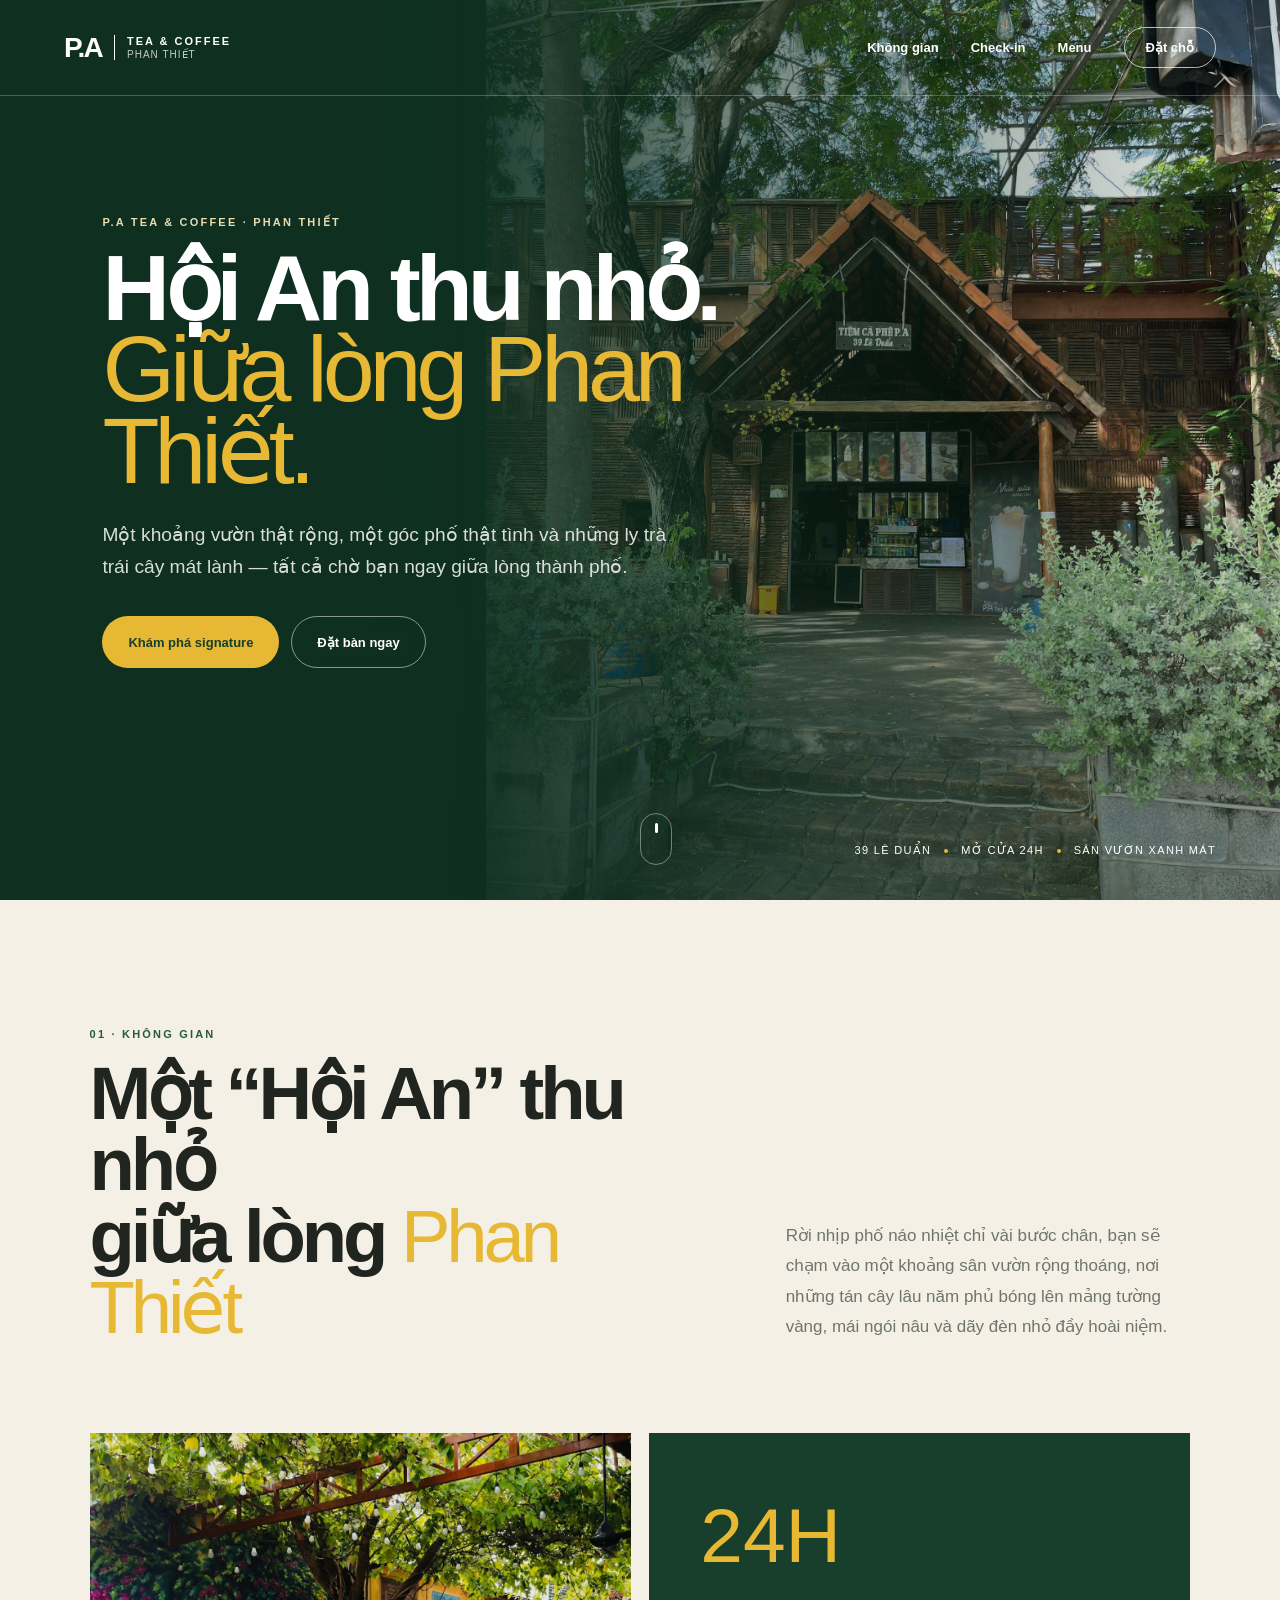
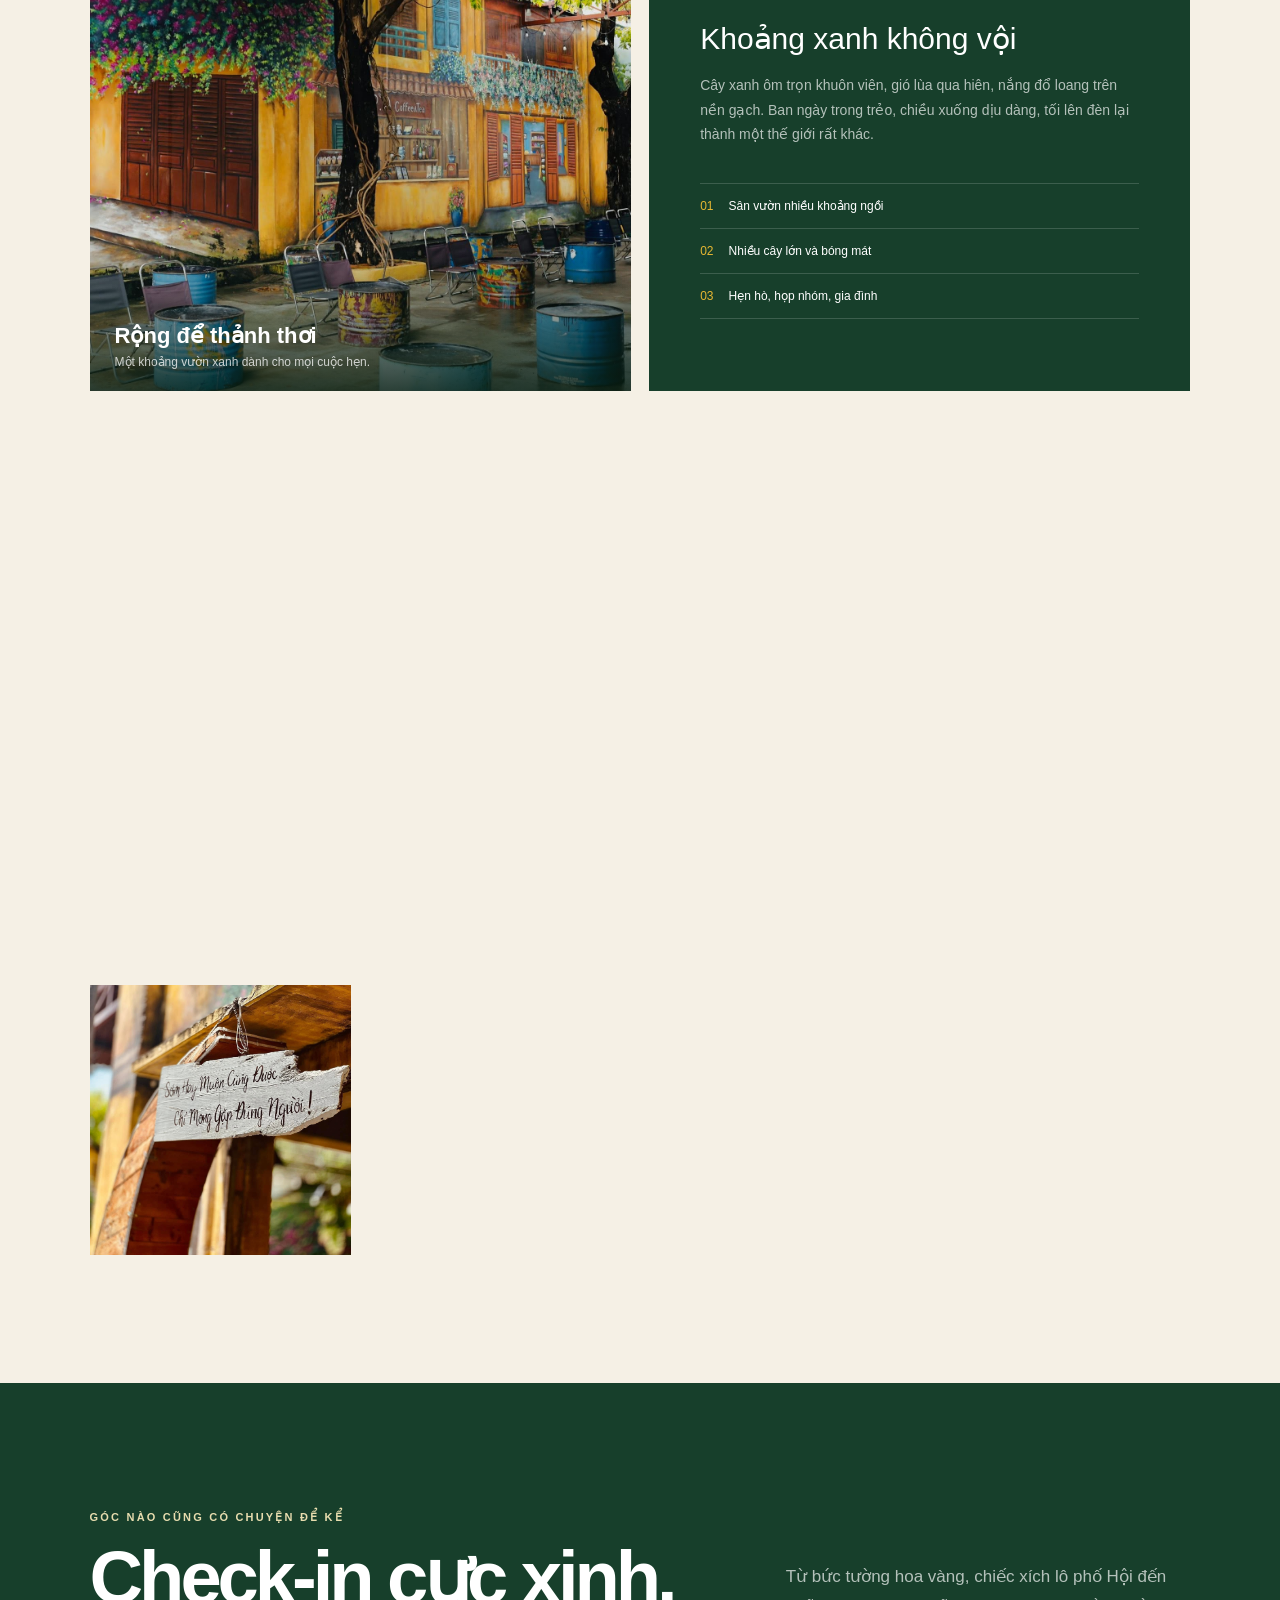
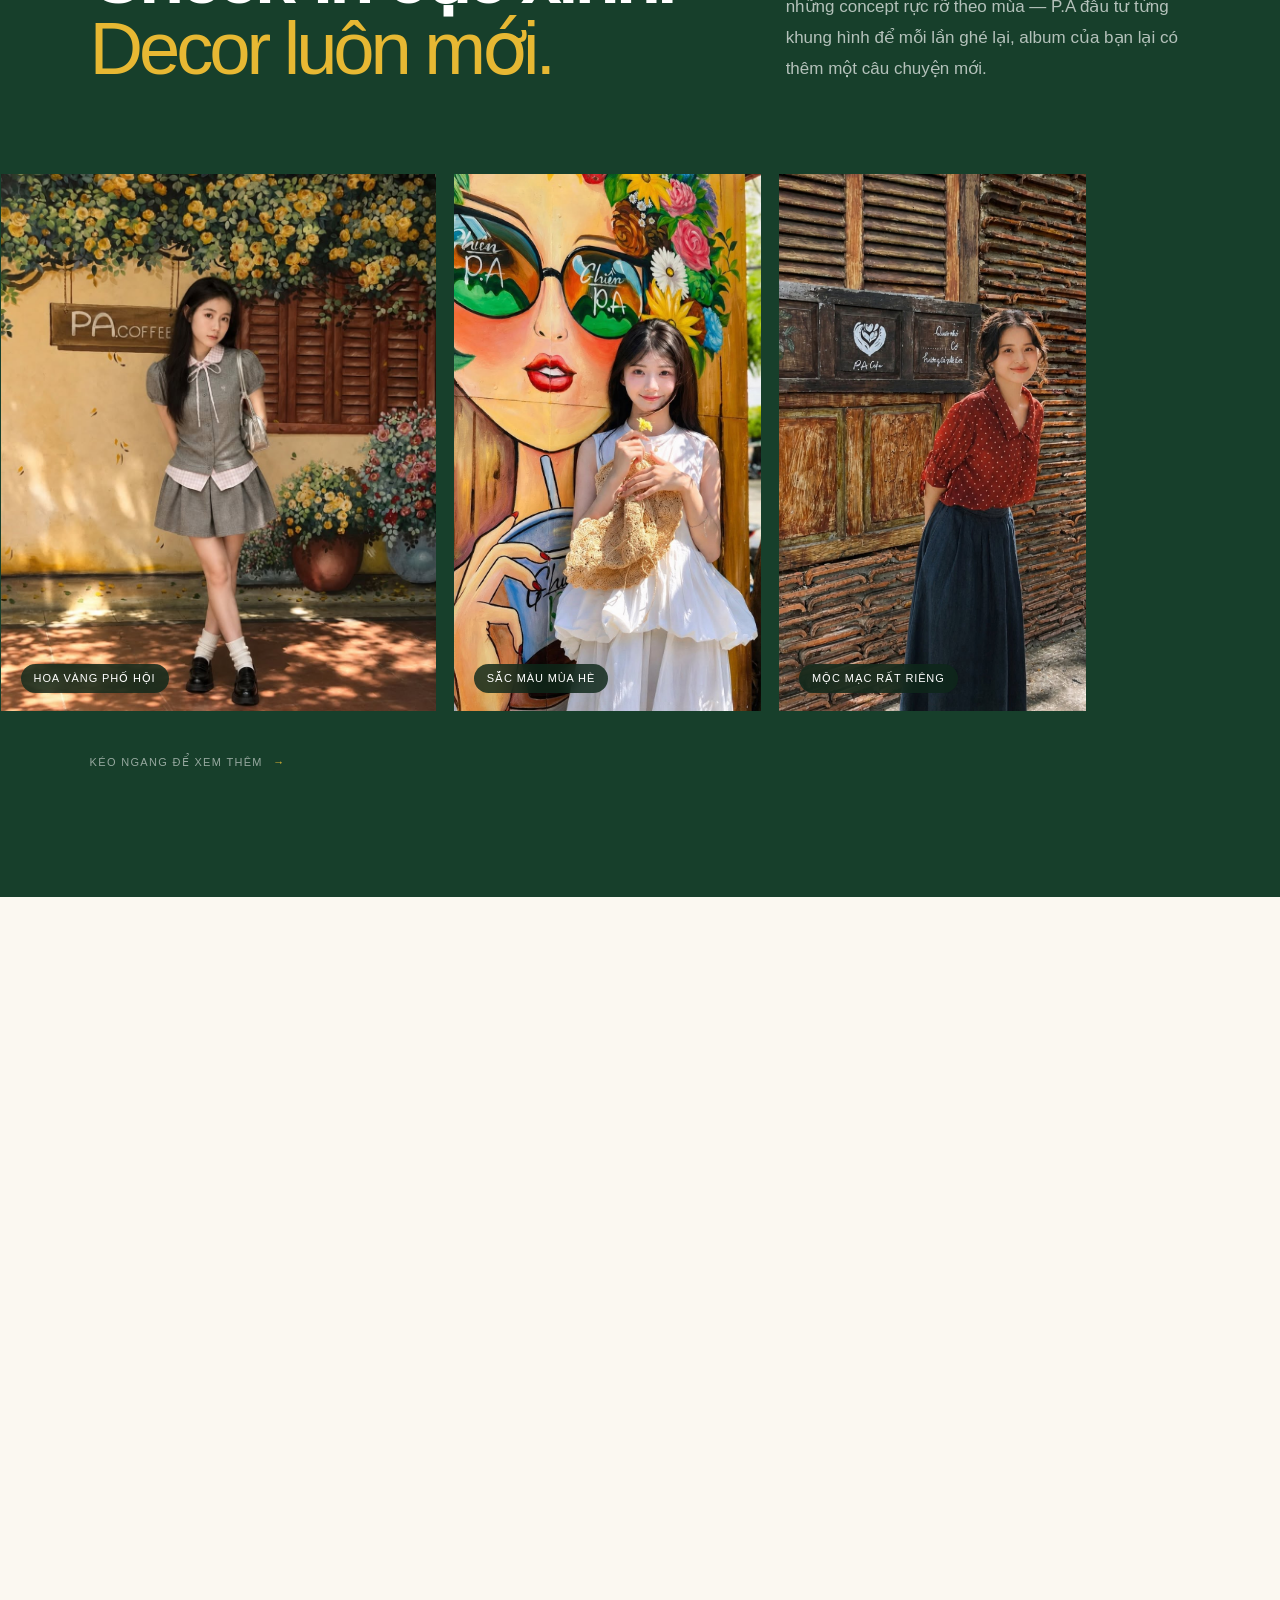
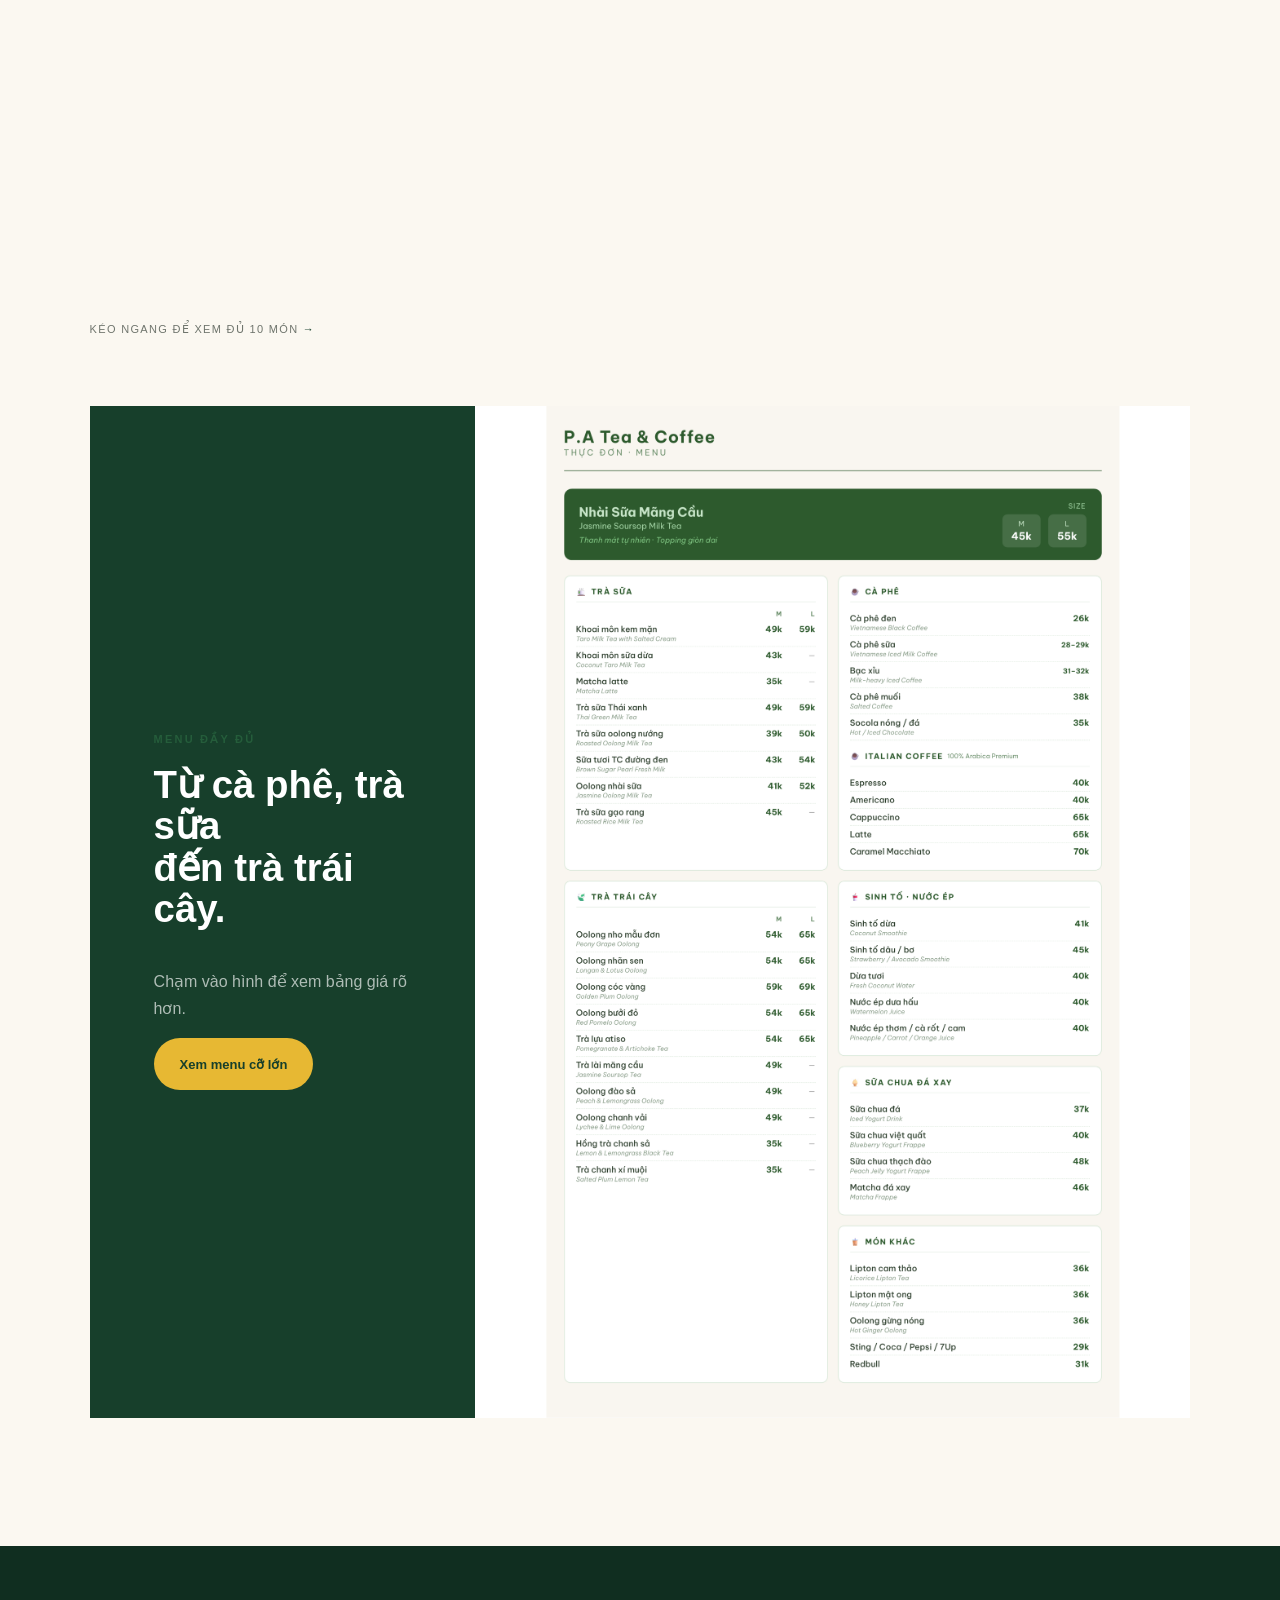
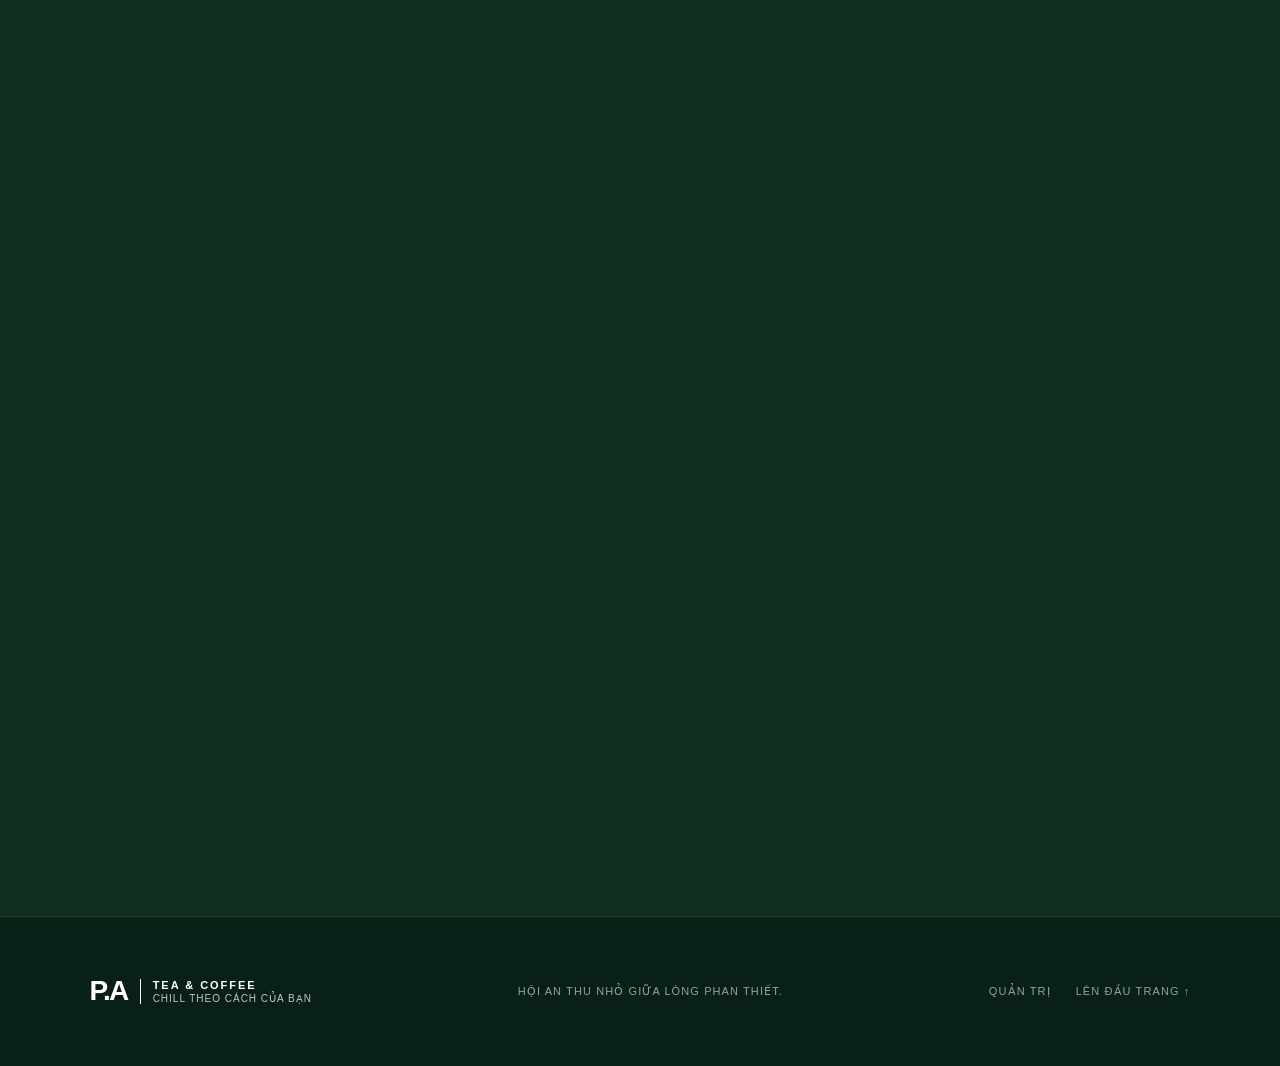
<file: index.html>
<!doctype html>
<html lang="vi">
<head>
  <meta charset="utf-8">
  <meta name="viewport" content="width=device-width, initial-scale=1">
  <meta name="description" content="P.A Tea & Coffee — một Hội An thu nhỏ giữa lòng Phan Thiết, nổi bật với sân vườn xanh mát, góc check-in theo mùa và trà trái cây signature.">
  <meta name="theme-color" content="#173f2b">
  <title>P.A Tea & Coffee | Hội An giữa lòng Phan Thiết</title>
  <link rel="stylesheet" href="styles.css">
  <script defer src="https://identity.netlify.com/v1/netlify-identity-widget.js"></script>
</head>
<body>
  <a class="skip-link" href="#main">Đi đến nội dung chính</a>
  <header class="site-header" id="top">
    <a class="brand" href="#top" aria-label="P.A Tea & Coffee - Trang chủ"><span class="brand-mark" aria-hidden="true">P.A</span><span class="brand-copy"><strong>Tea & Coffee</strong><small>Phan Thiết</small></span></a>
    <button class="nav-toggle" type="button" aria-expanded="false" aria-controls="main-nav" aria-label="Mở menu"><span></span><span></span></button>
    <nav class="main-nav" id="main-nav" aria-label="Điều hướng chính"><a href="#khong-gian">Không gian</a><a href="#check-in">Check-in</a><a href="#menu">Menu</a><a class="nav-cta" href="#lien-he">Đặt chỗ</a></nav>
  </header>

  <main id="main">
    <section class="hero" aria-labelledby="hero-title">
      <picture class="hero-picture">
        <source media="(max-width: 780px)" srcset="assets/hero-pa-garden.jpg">
        <img class="hero-image" src="assets/hero-pa-garden.jpg" alt="Cổng gỗ Tiệm Cà Phê P.A dưới những tán cây xanh lớn">
      </picture>
      <div class="hero-shade"></div>
      <div class="hero-content">
        <p class="eyebrow light">P.A Tea & Coffee · Phan Thiết</p>
        <h1 id="hero-title">Hội An thu nhỏ.<br><em>Giữa lòng Phan Thiết.</em></h1>
        <p class="hero-lead" id="hero-lead">Một khoảng vườn thật rộng, một góc phố thật tình và những ly trà trái cây mát lành — tất cả chờ bạn ngay giữa lòng thành phố.</p>
        <div class="hero-actions"><a class="button button-primary" href="#menu">Khám phá signature</a><a class="button button-ghost" href="#lien-he">Đặt bàn ngay</a></div>
      </div>
      <div class="hero-note" aria-label="Thông tin nổi bật"><span>39 Lê Duẩn</span><i></i><span>Mở cửa 24H</span><i></i><span>Sân vườn xanh mát</span></div>
      <a class="scroll-cue" href="#khong-gian" aria-label="Cuộn xuống phần không gian"><span></span></a>
    </section>

    <section class="story section" id="khong-gian" aria-labelledby="story-title">
      <div class="section-heading reveal">
        <div><p class="eyebrow">01 · Không gian</p><h2 id="story-title">Một “Hội An” thu nhỏ<br>giữa lòng <em>Phan Thiết</em></h2></div>
        <p class="section-intro">Rời nhịp phố náo nhiệt chỉ vài bước chân, bạn sẽ chạm vào một khoảng sân vườn rộng thoáng, nơi những tán cây lâu năm phủ bóng lên mảng tường vàng, mái ngói nâu và dãy đèn nhỏ đầy hoài niệm.</p>
      </div>
      <div class="venue-gallery" id="venue-gallery">
        <figure class="venue-shot venue-shot-hero reveal"><img src="assets/garden-hoi-an.jpg" alt="Toàn cảnh sân vườn rộng với tường vàng Hội An" loading="lazy"><figcaption><strong>Rộng để thảnh thơi</strong><span>Một khoảng vườn xanh dành cho mọi cuộc hẹn.</span></figcaption></figure>
        <div class="story-copy reveal"><span class="big-number">24H</span><h3>Khoảng xanh không vội</h3><p>Cây xanh ôm trọn khuôn viên, gió lùa qua hiên, nắng đổ loang trên nền gạch. Ban ngày trong trẻo, chiều xuống dịu dàng, tối lên đèn lại thành một thế giới rất khác.</p><ul class="feature-list"><li><span>01</span>Sân vườn nhiều khoảng ngồi</li><li><span>02</span>Nhiều cây lớn và bóng mát</li><li><span>03</span>Hẹn hò, họp nhóm, gia đình</li></ul></div>
        <figure class="venue-shot reveal"><img src="assets/garden-front.jpg" alt="Mặt tiền P.A Coffee dưới hàng cây xanh" loading="lazy"></figure>
        <figure class="venue-shot venue-shot-wide reveal"><img src="assets/garden-mural.jpg" alt="Con đường tường vàng Hội An dưới tán cây" loading="lazy"></figure>
        <figure class="venue-shot reveal"><img src="assets/garden-flowers.jpg" alt="Tường vàng và giàn hoa rực rỡ" loading="lazy"></figure>
        <figure class="venue-shot reveal"><img src="assets/garden-sign.jpg" alt="Bảng hiệu P.A Tea & Coffee giữa cây xanh" loading="lazy"></figure>
        <figure class="venue-shot venue-shot-wide reveal"><img src="assets/garden-painted-cafe.jpg" alt="Tranh tường quầy cà phê phong cách phố Hội" loading="lazy"></figure>
        <figure class="venue-shot reveal"><img src="assets/garden-logo-wall.jpg" alt="Logo P.A trên tường vàng ngập nắng" loading="lazy"></figure>
        <figure class="venue-shot reveal"><img src="assets/garden-quote.jpg" alt="Chi tiết bảng gỗ trang trí tại P.A Coffee" loading="lazy"></figure>
      </div>
    </section>

    <section class="checkin section section-dark" id="check-in" aria-labelledby="checkin-title">
      <div class="section-heading reveal"><div><p class="eyebrow light">Góc nào cũng có chuyện để kể</p><h2 id="checkin-title">Check-in cực xinh.<br><em>Decor luôn mới.</em></h2></div><p class="section-intro">Từ bức tường hoa vàng, chiếc xích lô phố Hội đến những concept rực rỡ theo mùa — P.A đầu tư từng khung hình để mỗi lần ghé lại, album của bạn lại có thêm một câu chuyện mới.</p></div>
      <div class="checkin-marquee" id="checkin-gallery" aria-label="Bộ sưu tập góc check-in">
        <figure class="checkin-card checkin-card-wide reveal"><img src="assets/checkin-hoa-vang.jpg" alt="Khách check-in trước bức tường hoa vàng P.A Coffee" loading="lazy"><figcaption>Hoa vàng phố Hội</figcaption></figure>
        <figure class="checkin-card reveal"><img src="assets/checkin-mural.jpg" alt="Góc tranh tường đầy màu sắc tại P.A Coffee" loading="lazy"><figcaption>Sắc màu mùa hè</figcaption></figure>
        <figure class="checkin-card reveal"><img src="assets/checkin-tuong-go.jpg" alt="Góc tường ngói và cửa gỗ cổ điển" loading="lazy"><figcaption>Mộc mạc rất riêng</figcaption></figure>
        <figure class="checkin-card checkin-card-wide reveal"><img src="assets/checkin-xich-lo.jpg" alt="Khách chụp ảnh với xích lô trước tranh phố Hội" loading="lazy"><figcaption>Một chuyến về Hội An</figcaption></figure>
        <figure class="checkin-card reveal"><img src="assets/checkin-cong-quan.jpg" alt="Khách check-in trước cổng Tiệm Cà Phê P.A" loading="lazy"><figcaption>Tiệm cà phê 39 Lê Duẩn</figcaption></figure>
        <figure class="checkin-card checkin-card-wide reveal"><img src="assets/checkin-tet.jpg" alt="Nhóm bạn check-in tại góc decor Tết" loading="lazy"><figcaption>Concept theo mùa</figcaption></figure>
        <figure class="checkin-card reveal"><img src="assets/checkin-sign.jpg" alt="Khách check-in dưới biển P.A Tea & Coffee" loading="lazy"><figcaption>Dưới tán cây P.A</figcaption></figure>
        <figure class="checkin-card checkin-card-wide reveal"><img src="assets/checkin-aodai.jpg" alt="Khách mặc áo dài check-in tại quán" loading="lazy"><figcaption>Nét Việt dịu dàng</figcaption></figure>
        <figure class="checkin-card reveal"><img src="assets/checkin-bike.jpg" alt="Góc xe đạp trước phố Hội" loading="lazy"><figcaption>Chiều phố Hội</figcaption></figure>
        <figure class="checkin-card reveal"><img src="assets/checkin-drink.jpg" alt="Khách cầm ly nước trước tường vàng" loading="lazy"><figcaption>Vàng nắng, vàng tường</figcaption></figure>
        <figure class="checkin-card reveal"><img src="assets/checkin-brick.jpg" alt="Khách check-in tại mảng tường gạch P.A" loading="lazy"><figcaption>Góc gạch vintage</figcaption></figure>
        <figure class="checkin-card checkin-card-wide reveal"><img src="assets/checkin-tet-group.jpg" alt="Nhóm bạn check-in với concept Tết" loading="lazy"><figcaption>Tết rực rỡ</figcaption></figure>
        <figure class="checkin-card reveal"><img src="assets/checkin-tet-man.jpg" alt="Khách check-in áo dài tại góc Tết" loading="lazy"><figcaption>Xuân truyền thống</figcaption></figure>
        <figure class="checkin-card reveal"><img src="assets/checkin-national-kid.jpg" alt="Em bé check-in góc Quốc khánh" loading="lazy"><figcaption>Decor Quốc khánh</figcaption></figure>
        <figure class="checkin-card checkin-card-wide reveal"><img src="assets/checkin-national-girl.jpg" alt="Khách check-in với cờ Việt Nam" loading="lazy"><figcaption>Tự hào Việt Nam</figcaption></figure>
      </div>
      <p class="drag-hint">Kéo ngang để xem thêm <span aria-hidden="true">→</span></p>
    </section>

    <section class="menu section" id="menu" aria-labelledby="menu-title">
      <div class="menu-heading reveal"><div><p class="eyebrow">02 · Menu signature</p><h2 id="menu-title">Trái cây thật.<br><em>Vị tươi thật.</em></h2></div><div class="menu-heading-side"><p>Những ly trà trái cây được cân chỉnh để giữ trọn vị trà thơm, độ chua ngọt vừa vặn và cảm giác mát lành đến ngụm cuối.</p><button class="text-button" type="button" data-open-menu>Xem menu đầy đủ <span>↗</span></button></div></div>
      <div class="product-rail" id="product-rail" aria-label="Các sản phẩm được yêu thích">
        <article class="drink-card reveal"><div class="drink-photo"><img src="assets/product-01-mang-cau.webp" alt="Trà Lài Mãng Cầu" loading="lazy"><span class="badge">Best seller</span></div><div class="drink-info"><span>01</span><h3>Trà Lài Mãng Cầu</h3><strong>49K</strong></div></article>
        <article class="drink-card reveal"><div class="drink-photo"><img src="assets/product-02-luu-atiso.webp" alt="Trà Lựu Atiso" loading="lazy"></div><div class="drink-info"><span>02</span><h3>Trà Lựu Atiso</h3><strong>54K</strong></div></article>
        <article class="drink-card reveal"><div class="drink-photo"><img src="assets/product-03-coffee.webp" alt="Italian Coffee" loading="lazy"></div><div class="drink-info"><span>03</span><h3>Italian Coffee</h3><strong>Từ 40K</strong></div></article>
        <article class="drink-card reveal"><div class="drink-photo"><img src="assets/product-04-khoai-mon.webp" alt="Khoai Môn Kem Mặn" loading="lazy"></div><div class="drink-info"><span>04</span><h3>Khoai Môn Kem Mặn</h3><strong>49K</strong></div></article>
        <article class="drink-card reveal"><div class="drink-photo"><img src="assets/product-05-dao-cam-sa.webp" alt="Trà Đào Cam Sả" loading="lazy"></div><div class="drink-info"><span>05</span><h3>Trà Đào Cam Sả</h3><strong>49K</strong></div></article>
        <article class="drink-card reveal"><div class="drink-photo"><img src="assets/product-06-chanh-vai.webp" alt="Oolong Chanh Vải" loading="lazy"></div><div class="drink-info"><span>06</span><h3>Oolong Chanh Vải</h3><strong>49K</strong></div></article>
        <article class="drink-card reveal"><div class="drink-photo"><img src="assets/product-07-nhan-sen.webp" alt="Oolong Nhãn Sen" loading="lazy"></div><div class="drink-info"><span>07</span><h3>Oolong Nhãn Sen</h3><strong>54K</strong></div></article>
        <article class="drink-card reveal"><div class="drink-photo"><img src="assets/product-08-coc-vang.webp" alt="Oolong Cóc Vàng" loading="lazy"><span class="badge">Signature</span></div><div class="drink-info"><span>08</span><h3>Oolong Cóc Vàng</h3><strong>59K</strong></div></article>
        <article class="drink-card reveal"><div class="drink-photo"><img src="assets/product-09-buoi-do.webp" alt="Oolong Bưởi Đỏ" loading="lazy"></div><div class="drink-info"><span>09</span><h3>Oolong Bưởi Đỏ</h3><strong>54K</strong></div></article>
        <article class="drink-card reveal"><div class="drink-photo"><img src="assets/hero-coc-vang.webp" alt="Oolong Cóc Vàng phiên bản chiến dịch" loading="lazy"></div><div class="drink-info"><span>10</span><h3>Oolong Cóc Vàng 169</h3><strong>59K</strong></div></article>
      </div>
      <p class="rail-hint">Kéo ngang để xem đủ 10 món <span>→</span></p>
      <div class="full-menu-showcase reveal">
        <div class="full-menu-copy"><p class="eyebrow">Menu đầy đủ</p><h3>Từ cà phê, trà sữa<br>đến trà trái cây.</h3><p>Chạm vào hình để xem bảng giá rõ hơn.</p><button class="button button-primary" type="button" data-open-menu>Xem menu cỡ lớn</button></div>
        <button class="menu-image-button" type="button" data-open-menu aria-label="Mở menu đầy đủ"><img src="assets/full-menu.png" alt="Menu và bảng giá đầy đủ của P.A Tea & Coffee" loading="lazy"></button>
      </div>
    </section>

    <section class="contact section" id="lien-he" aria-labelledby="contact-title">
      <div class="contact-photo reveal"><img src="assets/sign-39-le-duan.jpg" alt="Biển Tiệm Cà Phê P.A tại 39 Lê Duẩn" loading="lazy"><div class="contact-stamp"><span>Hẹn nhau tại</span><strong>39</strong><small>Lê Duẩn</small></div></div>
      <div class="contact-panel reveal"><p class="eyebrow light">03 · Liên hệ</p><h2 id="contact-title">Gọi một cuộc.<br><em>Có ngay chỗ đẹp.</em></h2><p>Đặt bàn, đặt món mang đi hoặc hỏi về không gian tổ chức sinh nhật và họp nhóm — P.A luôn sẵn sàng hỗ trợ.</p>
        <div class="contact-actions">
          <a class="contact-link contact-phone" id="contact-phone" href="tel:02526278866"><small>Hotline đặt bàn & đặt món</small><strong>0252 627 88 66</strong><span>Gọi ngay ↗</span></a>
          <a class="contact-link" id="contact-facebook" href="https://www.facebook.com/paleduan/" target="_blank" rel="noopener"><small>Nhắn tin trực tiếp</small><strong>Facebook P.A Coffee</strong><span>Mở Facebook ↗</span></a>
        </div>
        <div class="contact-meta"><div><small>Địa chỉ</small><strong id="contact-address">39 Lê Duẩn, Phan Thiết</strong></div><div><small>Thời gian</small><strong>Mở cửa 24 giờ</strong></div></div>
      </div>
    </section>
  </main>

  <footer class="site-footer"><a class="brand footer-brand" href="#top"><span class="brand-mark">P.A</span><span class="brand-copy"><strong>Tea & Coffee</strong><small>Chill theo cách của bạn</small></span></a><p>Hội An thu nhỏ giữa lòng Phan Thiết.</p><div class="footer-links"><a href="/admin/">Quản trị</a><a href="#top">Lên đầu trang ↑</a></div></footer>
  <a class="floating-book" href="#lien-he"><span>Đặt chỗ</span><strong>→</strong></a>
  <dialog class="menu-modal" id="menu-modal" aria-labelledby="modal-title"><div class="modal-bar"><div><p class="eyebrow">P.A Tea & Coffee</p><h2 id="modal-title">Menu đầy đủ</h2></div><button type="button" data-close-menu aria-label="Đóng menu">×</button></div><img src="assets/full-menu.png" alt="Menu đầy đủ và bảng giá của P.A Tea & Coffee"></dialog>
  <script src="script.js"></script>
  <script>
    window.addEventListener('load', function () {
      if (window.netlifyIdentity) {
        window.netlifyIdentity.on('init', function (user) {
          if (!user) window.netlifyIdentity.on('login', function () { location.href = '/admin/'; });
        });
      }
    });
  </script>
</body>
</html>
</file>
<file: styles.css>
:root{--green:#173f2b;--green2:#255d3b;--sun:#e7b833;--cream:#f5f0e5;--paper:#fbf8f1;--ink:#20251f;--muted:#6f756d;--line:rgba(23,63,43,.16);--serif:Georgia,'Times New Roman',serif;--sans:'Segoe UI',Arial,sans}
*{box-sizing:border-box}html{scroll-behavior:smooth}body{margin:0;color:var(--ink);background:var(--paper);font-family:var(--sans);overflow-x:hidden}body.modal-open{overflow:hidden}img{display:block;width:100%}a{color:inherit;text-decoration:none}button,input,select,textarea{font:inherit}button{color:inherit}::selection{background:var(--sun);color:var(--green)}
.skip-link{position:fixed;z-index:1000;top:-100px;left:16px;padding:12px 18px;background:#fff;color:var(--green);border-radius:99px}.skip-link:focus{top:16px}
.site-header{position:absolute;z-index:20;top:0;left:0;width:100%;height:96px;display:flex;align-items:center;justify-content:space-between;padding:0 clamp(24px,5vw,80px);color:#fff;border-bottom:1px solid rgba(255,255,255,.24)}.brand{display:inline-flex;align-items:center;gap:12px}.brand-mark{font:700 28px/1 var(--serif);letter-spacing:-.06em}.brand-copy{display:grid;gap:2px;padding-left:12px;border-left:1px solid currentColor}.brand-copy strong{font-size:11px;letter-spacing:.18em;text-transform:uppercase}.brand-copy small{font-size:10px;opacity:.75;letter-spacing:.1em;text-transform:uppercase}.main-nav{display:flex;align-items:center;gap:clamp(18px,2.5vw,40px);font-size:13px;font-weight:600}.main-nav a{transition:opacity .2s}.main-nav a:hover{opacity:.7}.nav-cta{padding:12px 21px;border:1px solid rgba(255,255,255,.7);border-radius:99px}.nav-toggle{display:none;border:0;background:none;padding:10px}.nav-toggle span{display:block;width:25px;height:1px;margin:6px 0;background:currentColor}
.hero{position:relative;min-height:760px;height:100svh;color:#fff;overflow:hidden;background:var(--green)}.hero-image{position:absolute;inset:0;height:100%;object-fit:cover;object-position:56% center;transform:scale(1.015);animation:hero-in 1.4s ease-out both}.hero-shade{position:absolute;inset:0;background:linear-gradient(90deg,rgba(8,27,16,.9) 0%,rgba(8,27,16,.65) 34%,rgba(8,27,16,.08) 66%,rgba(8,27,16,.12)),linear-gradient(0deg,rgba(8,27,16,.5),transparent 40%)}.hero-content{position:relative;z-index:2;width:min(680px,90vw);margin-left:clamp(24px,8vw,145px);padding-top:clamp(175px,24vh,250px)}.eyebrow{margin:0 0 18px;color:var(--green2);font-size:11px;font-weight:800;letter-spacing:.2em;text-transform:uppercase}.eyebrow.light{color:#e7dcae}h1,h2,h3,p{margin-top:0}h1{margin-bottom:28px;font:400 clamp(58px,7.3vw,112px)/.87 var(--serif);letter-spacing:-.065em}h1 em,h2 em{color:var(--sun);font-weight:400}.hero-lead{max-width:590px;font-size:clamp(16px,1.5vw,20px);line-height:1.65;color:rgba(255,255,255,.83)}.hero-actions{display:flex;flex-wrap:wrap;gap:12px;margin-top:34px}.button{display:inline-flex;min-height:52px;align-items:center;justify-content:center;padding:0 25px;border:1px solid transparent;border-radius:99px;font-size:13px;font-weight:700;cursor:pointer;transition:transform .2s,background .2s,color .2s}.button:hover{transform:translateY(-2px)}.button-primary{background:var(--sun);color:var(--green)}.button-ghost{border-color:rgba(255,255,255,.5);color:#fff;backdrop-filter:blur(6px)}.button-ghost:hover{background:#fff;color:var(--green)}.hero-note{position:absolute;z-index:2;right:clamp(24px,5vw,80px);bottom:43px;display:flex;align-items:center;gap:13px;font-size:11px;letter-spacing:.12em;text-transform:uppercase}.hero-note i{width:4px;height:4px;border-radius:50%;background:var(--sun)}.scroll-cue{position:absolute;z-index:3;left:50%;bottom:35px;display:grid;width:32px;height:52px;place-items:start center;padding-top:9px;border:1px solid rgba(255,255,255,.4);border-radius:99px}.scroll-cue span{width:3px;height:10px;border-radius:99px;background:#fff;animation:scroll 1.7s infinite}
.section{padding:clamp(80px,10vw,150px) clamp(22px,7vw,120px)}.section-heading{display:grid;grid-template-columns:minmax(0,1.1fr) minmax(300px,.75fr);gap:clamp(40px,8vw,140px);align-items:end;max-width:1450px;margin:0 auto clamp(50px,7vw,100px)}h2{margin-bottom:0;font:400 clamp(46px,5.8vw,88px)/.96 var(--serif);letter-spacing:-.055em}.section-intro{margin:0;color:var(--muted);font-size:17px;line-height:1.8}
.story{background:var(--cream)}.editorial-grid{display:grid;grid-template-columns:1.35fr .8fr .85fr;grid-template-rows:auto auto;gap:clamp(16px,2vw,30px);max-width:1450px;margin:auto}.photo{position:relative;margin:0;overflow:hidden;background:#dcd6ca}.photo img{height:100%;object-fit:cover;transition:transform .8s cubic-bezier(.2,.7,.2,1)}.photo:hover img{transform:scale(1.035)}.photo-main{grid-row:1/3;min-height:790px}.photo-tall{min-height:420px}.photo-wide{grid-column:2/4;min-height:350px}.photo figcaption{position:absolute;left:0;right:0;bottom:0;display:grid;gap:7px;padding:55px 28px 25px;color:#fff;background:linear-gradient(transparent,rgba(5,25,14,.75))}.photo figcaption strong{font:400 23px var(--serif)}.photo figcaption span{max-width:540px;font-size:13px;line-height:1.55;color:rgba(255,255,255,.75)}.story-copy{display:flex;flex-direction:column;justify-content:center;padding:clamp(28px,4vw,64px);background:var(--green);color:#fff}.big-number{margin-bottom:55px;color:var(--sun);font:400 clamp(55px,6vw,94px)/.8 var(--serif)}.story-copy h3{margin-bottom:17px;font:400 30px var(--serif)}.story-copy p{color:rgba(255,255,255,.68);font-size:14px;line-height:1.75}.feature-list{list-style:none;margin:22px 0 0;padding:0;border-top:1px solid rgba(255,255,255,.16)}.feature-list li{display:flex;gap:15px;padding:15px 0;border-bottom:1px solid rgba(255,255,255,.16);font-size:12px}.feature-list span{color:var(--sun)}
.section-dark{background:var(--green);color:#fff}.section-dark .section-intro{color:rgba(255,255,255,.68)}.checkin{padding-left:0;padding-right:0;overflow:hidden}.checkin .section-heading{padding:0 clamp(22px,7vw,120px)}.checkin-marquee{display:flex;gap:18px;overflow-x:auto;padding:0 clamp(22px,7vw,120px) 28px;scroll-snap-type:x mandatory;scrollbar-width:thin;scrollbar-color:var(--sun) rgba(255,255,255,.12)}.checkin-card{position:relative;flex:0 0 clamp(260px,24vw,365px);height:clamp(390px,42vw,610px);margin:0;overflow:hidden;scroll-snap-align:start;background:#0c2619}.checkin-card-wide{flex-basis:clamp(315px,34vw,510px)}.checkin-card img{height:100%;object-fit:cover;transition:transform .7s ease}.checkin-card:hover img{transform:scale(1.04)}.checkin-card figcaption{position:absolute;left:20px;bottom:18px;padding:8px 13px;background:rgba(14,40,26,.82);backdrop-filter:blur(8px);border-radius:99px;font-size:11px;letter-spacing:.08em;text-transform:uppercase}.drag-hint{margin:17px clamp(22px,7vw,120px) 0;color:rgba(255,255,255,.55);font-size:11px;letter-spacing:.12em;text-transform:uppercase}.drag-hint span{display:inline-block;margin-left:6px;color:var(--sun);animation:hint 1.6s infinite}
.menu{background:var(--paper)}.menu-heading{display:grid;grid-template-columns:1.2fr .65fr;gap:clamp(40px,9vw,150px);align-items:end;max-width:1450px;margin:0 auto clamp(50px,7vw,95px)}.menu-heading-side p{color:var(--muted);font-size:16px;line-height:1.8}.text-button{display:inline-flex;gap:15px;align-items:center;padding:8px 0;border:0;border-bottom:1px solid var(--green);background:transparent;color:var(--green);font-size:12px;font-weight:800;text-transform:uppercase;letter-spacing:.12em;cursor:pointer}.signature-grid{display:grid;grid-template-columns:repeat(3,1fr);gap:clamp(18px,2vw,32px);max-width:1450px;margin:auto}.drink-card{min-width:0}.drink-photo{position:relative;aspect-ratio:4/5;overflow:hidden;background:#e2e1d6}.drink-photo img{height:100%;object-fit:cover;transition:transform .65s ease}.drink-card:hover .drink-photo img{transform:scale(1.035)}.badge{position:absolute;top:17px;right:17px;padding:8px 12px;border-radius:99px;background:var(--sun);color:var(--green);font-size:10px;font-weight:900;letter-spacing:.08em;text-transform:uppercase}.drink-info{display:grid;grid-template-columns:auto 1fr auto;gap:16px;align-items:start;padding:20px 2px 32px;border-bottom:1px solid var(--line)}.drink-index{padding-top:5px;color:#c78625;font-size:10px;font-weight:800}.drink-info h3{margin-bottom:7px;font:400 23px var(--serif)}.drink-info p{margin:0;color:var(--muted);font-size:12px}.drink-info strong{color:var(--green);font-size:14px}
.contact{display:grid;grid-template-columns:1fr 1fr;padding:0;background:#102e20;color:#fff}.contact-photo{position:relative;min-height:870px;overflow:hidden}.contact-photo>img{height:100%;object-fit:cover;object-position:53% center}.contact-photo:after{content:'';position:absolute;inset:0;background:linear-gradient(0deg,rgba(8,27,16,.35),transparent 55%)}.contact-stamp{position:absolute;z-index:1;right:35px;bottom:35px;display:grid;width:145px;height:145px;place-content:center;text-align:center;border-radius:50%;background:var(--sun);color:var(--green);transform:rotate(-7deg);box-shadow:0 15px 35px rgba(0,0,0,.2)}.contact-stamp span,.contact-stamp small{font-size:10px;text-transform:uppercase;letter-spacing:.12em}.contact-stamp strong{font:400 60px/.8 var(--serif)}.contact-panel{display:flex;flex-direction:column;justify-content:center;padding:clamp(60px,8vw,125px)}.contact-panel>p:not(.eyebrow){max-width:590px;margin:28px 0 35px;color:rgba(255,255,255,.66);line-height:1.75}.booking-form{display:grid;gap:20px}.field-row{display:grid;grid-template-columns:1fr 1fr;gap:18px}.booking-form label{display:grid;gap:9px}.booking-form label span{color:rgba(255,255,255,.62);font-size:10px;font-weight:700;letter-spacing:.12em;text-transform:uppercase}.booking-form input,.booking-form select,.booking-form textarea{width:100%;color:#fff;border:0;border-bottom:1px solid rgba(255,255,255,.28);outline:0;border-radius:0;background:transparent;padding:10px 0 13px}.booking-form input:focus,.booking-form select:focus,.booking-form textarea:focus{border-color:var(--sun)}.booking-form option{color:var(--ink)}.booking-form textarea{resize:vertical}.button-sun{justify-content:space-between;width:100%;margin-top:8px;border-radius:0;background:var(--sun);color:var(--green)}.form-note{margin:-8px 0 0!important;font-size:11px}.booking-result{padding:17px;border:1px solid rgba(231,184,51,.45);background:rgba(231,184,51,.08)}.booking-result p{white-space:pre-line;font-size:12px;line-height:1.7;color:rgba(255,255,255,.8)}.copy-button{border:0;border-bottom:1px solid var(--sun);padding:0 0 4px;background:transparent;color:var(--sun);cursor:pointer;font-size:11px;text-transform:uppercase;letter-spacing:.1em}.contact-meta{display:grid;grid-template-columns:1fr 1fr;gap:25px;margin-top:45px;padding-top:28px;border-top:1px solid rgba(255,255,255,.15)}.contact-meta div{display:grid;gap:7px}.contact-meta small{color:var(--sun);font-size:9px;text-transform:uppercase;letter-spacing:.15em}.contact-meta strong{font:400 16px var(--serif)}
.site-footer{display:flex;min-height:150px;align-items:center;justify-content:space-between;gap:30px;padding:35px clamp(22px,7vw,120px);background:#092016;color:#fff;border-top:1px solid rgba(255,255,255,.12)}.site-footer p,.site-footer>a{margin:0;color:rgba(255,255,255,.58);font-size:11px;letter-spacing:.1em;text-transform:uppercase}.footer-brand{color:#fff!important}.floating-book{position:fixed;z-index:15;right:24px;bottom:22px;display:none;align-items:center;gap:18px;padding:13px 18px;border-radius:99px;background:var(--sun);color:var(--green);box-shadow:0 12px 30px rgba(0,0,0,.22);font-size:12px;font-weight:800}
.menu-modal{width:min(900px,calc(100vw - 30px));height:min(90vh,1050px);max-width:none;max-height:none;padding:0;border:0;background:var(--paper);box-shadow:0 30px 80px rgba(0,0,0,.4)}.menu-modal::backdrop{background:rgba(7,25,15,.82);backdrop-filter:blur(5px)}.modal-bar{position:sticky;z-index:2;top:0;display:flex;align-items:center;justify-content:space-between;padding:18px 24px;background:rgba(251,248,241,.96);border-bottom:1px solid var(--line)}.modal-bar .eyebrow{margin-bottom:5px}.modal-bar h2{font-size:32px}.modal-bar button{width:42px;height:42px;border:1px solid var(--line);border-radius:50%;background:transparent;font-size:28px;cursor:pointer}.menu-modal>img{height:auto}.reveal{opacity:0;transform:translateY(25px);transition:opacity .7s ease,transform .7s ease}.reveal.visible{opacity:1;transform:none}
@keyframes hero-in{from{opacity:0;transform:scale(1.08)}to{opacity:1;transform:scale(1.015)}}@keyframes scroll{0%{opacity:0;transform:translateY(0)}30%{opacity:1}100%{opacity:0;transform:translateY(19px)}}@keyframes hint{50%{transform:translateX(6px)}}
@media(max-width:1050px){.hero-image{object-position:63% center}.editorial-grid{grid-template-columns:1.2fr .8fr}.photo-main{grid-row:1/3;min-height:750px}.photo-tall{display:none}.photo-wide{grid-column:1/3}.signature-grid{grid-template-columns:repeat(2,1fr)}.contact-panel{padding:70px 45px}}
@media(max-width:780px){.site-header{height:76px;padding:0 20px}.nav-toggle{position:relative;z-index:25;display:block;color:#fff}.main-nav{position:fixed;z-index:21;inset:0;display:flex;flex-direction:column;align-items:flex-start;justify-content:center;padding:60px 35px;background:var(--green);transform:translateY(-100%);transition:transform .35s ease;font:400 34px var(--serif)}.main-nav.open{transform:none}.nav-cta{padding:10px 20px;border-radius:0;border-color:var(--sun);color:var(--sun)}.hero{min-height:720px}.hero-image{object-position:60% center}.hero-shade{background:linear-gradient(90deg,rgba(8,27,16,.82),rgba(8,27,16,.18)),linear-gradient(0deg,rgba(8,27,16,.65),transparent 55%)}.hero-content{margin-left:22px;padding-top:165px}h1{font-size:clamp(54px,15.5vw,75px)}.hero-lead{max-width:calc(100vw - 45px);font-size:15px}.hero-note{left:22px;right:auto;bottom:30px;max-width:calc(100vw - 130px);flex-wrap:wrap}.scroll-cue{display:none}.section{padding:80px 20px}.section-heading,.menu-heading{grid-template-columns:1fr;gap:28px;margin-bottom:48px}.section-intro{font-size:15px}h2{font-size:clamp(46px,14vw,66px)}.editorial-grid{grid-template-columns:1fr;grid-template-rows:auto;gap:14px}.photo-main,.photo-wide{grid-column:auto;grid-row:auto;min-height:500px}.story-copy{min-height:500px}.big-number{margin-bottom:65px}.photo-wide{min-height:330px}.checkin{padding-left:0;padding-right:0}.checkin .section-heading{padding:0 20px}.checkin-marquee{padding-left:20px;padding-right:20px}.checkin-card{flex-basis:78vw;height:490px}.checkin-card-wide{flex-basis:85vw}.drag-hint{margin-left:20px}.signature-grid{grid-template-columns:1fr}.drink-photo{aspect-ratio:4/4.8}.contact{grid-template-columns:1fr}.contact-photo{min-height:520px}.contact-panel{padding:75px 20px 90px}.field-row{grid-template-columns:1fr}.site-footer{flex-direction:column;align-items:flex-start;padding-bottom:100px}.floating-book{display:flex}}
@media(prefers-reduced-motion:reduce){*,*:before,*:after{scroll-behavior:auto!important;animation-duration:.01ms!important;animation-iteration-count:1!important;transition-duration:.01ms!important}.reveal{opacity:1;transform:none}}

/* 2026 refresh: Vietnamese-safe typography and image-first layouts */
:root{--serif:"Be Vietnam Pro","Segoe UI",Arial,sans-serif;--sans:"Be Vietnam Pro","Segoe UI",Arial,sans-serif}
h1,h2{font-weight:750;letter-spacing:-.055em}h1 em,h2 em{font-style:normal;font-weight:350}.brand-mark,.big-number,.contact-stamp strong{font-family:var(--sans)}
.hero-picture{position:absolute;inset:0 0 0 38%;overflow:hidden}.hero-picture .hero-image{position:absolute;inset:0;width:100%;height:100%;object-fit:cover;object-position:center 48%}.hero{background:#0f3021}.hero-shade{z-index:1;background:linear-gradient(90deg,#0f3021 0%,rgba(15,48,33,.98) 34%,rgba(15,48,33,.58) 58%,rgba(15,48,33,.08) 100%),linear-gradient(0deg,rgba(8,27,16,.5),transparent 45%)}
.venue-gallery{display:grid;grid-template-columns:repeat(4,minmax(0,1fr));grid-auto-rows:270px;gap:18px;max-width:1450px;margin:auto}.venue-shot{position:relative;margin:0;overflow:hidden;background:#d8d3c6}.venue-shot img{width:100%;height:100%;object-fit:cover;transition:transform .65s ease}.venue-shot:hover img{transform:scale(1.035)}.venue-shot-hero{grid-column:span 2;grid-row:span 2}.venue-shot-wide{grid-column:span 2}.venue-shot figcaption{position:absolute;inset:auto 0 0;display:grid;gap:6px;padding:75px 25px 22px;color:#fff;background:linear-gradient(transparent,rgba(7,30,18,.82))}.venue-shot figcaption strong{font-size:22px}.venue-shot figcaption span{font-size:12px;color:rgba(255,255,255,.76)}.venue-gallery .story-copy{grid-column:span 2;grid-row:span 2}
.product-rail{display:flex;gap:22px;overflow-x:auto;max-width:none;margin:0 calc(clamp(22px,7vw,120px)*-1);padding:0 clamp(22px,7vw,120px) 28px;scroll-snap-type:x mandatory;scrollbar-color:var(--green) rgba(23,63,43,.12);scrollbar-width:thin}.product-rail .drink-card{flex:0 0 clamp(285px,27vw,390px);scroll-snap-align:start}.product-rail .drink-photo{aspect-ratio:4/6}.product-rail .drink-info{grid-template-columns:auto 1fr auto;align-items:center}.product-rail .drink-info span{color:#c78625;font-size:10px;font-weight:800}.product-rail .drink-info h3{margin:0;font:650 19px/1.25 var(--sans)}.rail-hint{margin:12px 0 70px;color:var(--muted);font-size:11px;letter-spacing:.12em;text-transform:uppercase}.rail-hint span{color:var(--green)}
.full-menu-showcase{display:grid;grid-template-columns:.7fr 1.3fr;gap:0;max-width:1200px;margin:0 auto;background:var(--green);color:#fff}.full-menu-copy{display:flex;flex-direction:column;justify-content:center;align-items:flex-start;padding:clamp(35px,5vw,80px)}.full-menu-copy h3{font:700 clamp(30px,3vw,48px)/1.08 var(--sans)}.full-menu-copy>p:not(.eyebrow){color:rgba(255,255,255,.65);line-height:1.7}.menu-image-button{border:0;padding:0;background:#eee;cursor:zoom-in}.menu-image-button img{width:100%;height:auto}
.contact-actions{display:grid;gap:14px}.contact-link{position:relative;display:grid;gap:8px;padding:24px 60px 24px 24px;border:1px solid rgba(255,255,255,.22);transition:background .2s,border-color .2s,transform .2s}.contact-link:hover{background:rgba(255,255,255,.06);border-color:var(--sun);transform:translateY(-2px)}.contact-link small{color:var(--sun);font-size:10px;letter-spacing:.13em;text-transform:uppercase}.contact-link strong{font-size:clamp(22px,2.3vw,34px)}.contact-link span{position:absolute;right:20px;top:50%;transform:translateY(-50%);font-size:11px;color:rgba(255,255,255,.62)}.footer-links{display:flex;gap:25px}.footer-links a{font-size:11px;color:rgba(255,255,255,.58);letter-spacing:.1em;text-transform:uppercase}

@media(max-width:1050px){.hero-picture{inset:0 0 0 32%}.venue-gallery{grid-template-columns:repeat(2,minmax(0,1fr))}.product-rail .drink-card{flex-basis:340px}}
@media(max-width:780px){.hero{height:100svh;min-height:700px}.hero-picture{inset:0}.hero-picture .hero-image{object-position:center center}.hero-shade{background:linear-gradient(0deg,rgba(7,28,17,.92) 0%,rgba(7,28,17,.65) 42%,rgba(7,28,17,.08) 74%),linear-gradient(90deg,rgba(7,28,17,.3),transparent)}.hero-content{display:flex;flex-direction:column;justify-content:flex-end;width:auto;height:100%;margin:0;padding:0 22px 125px}.hero-content h1{font-size:clamp(45px,12.8vw,64px);line-height:.94;margin-bottom:18px}.hero-lead{font-size:14px;line-height:1.55}.hero-actions{margin-top:20px}.hero-actions .button{min-height:47px;padding:0 18px}.hero-note{bottom:22px;max-width:calc(100vw - 44px);font-size:9px}.venue-gallery{grid-template-columns:1fr;grid-auto-rows:330px;gap:12px}.venue-shot-hero,.venue-shot-wide,.venue-gallery .story-copy{grid-column:auto;grid-row:auto}.venue-shot-hero{min-height:490px}.venue-gallery .story-copy{min-height:460px}.product-rail{margin:0 -20px;padding:0 20px 24px}.product-rail .drink-card{flex-basis:82vw}.product-rail .drink-photo{aspect-ratio:4/5.7}.full-menu-showcase{grid-template-columns:1fr}.full-menu-copy{padding:45px 25px}.contact-link{padding:22px 20px}.contact-link span{position:static;transform:none;margin-top:5px}.footer-links{flex-direction:column;gap:12px}}
</file>
